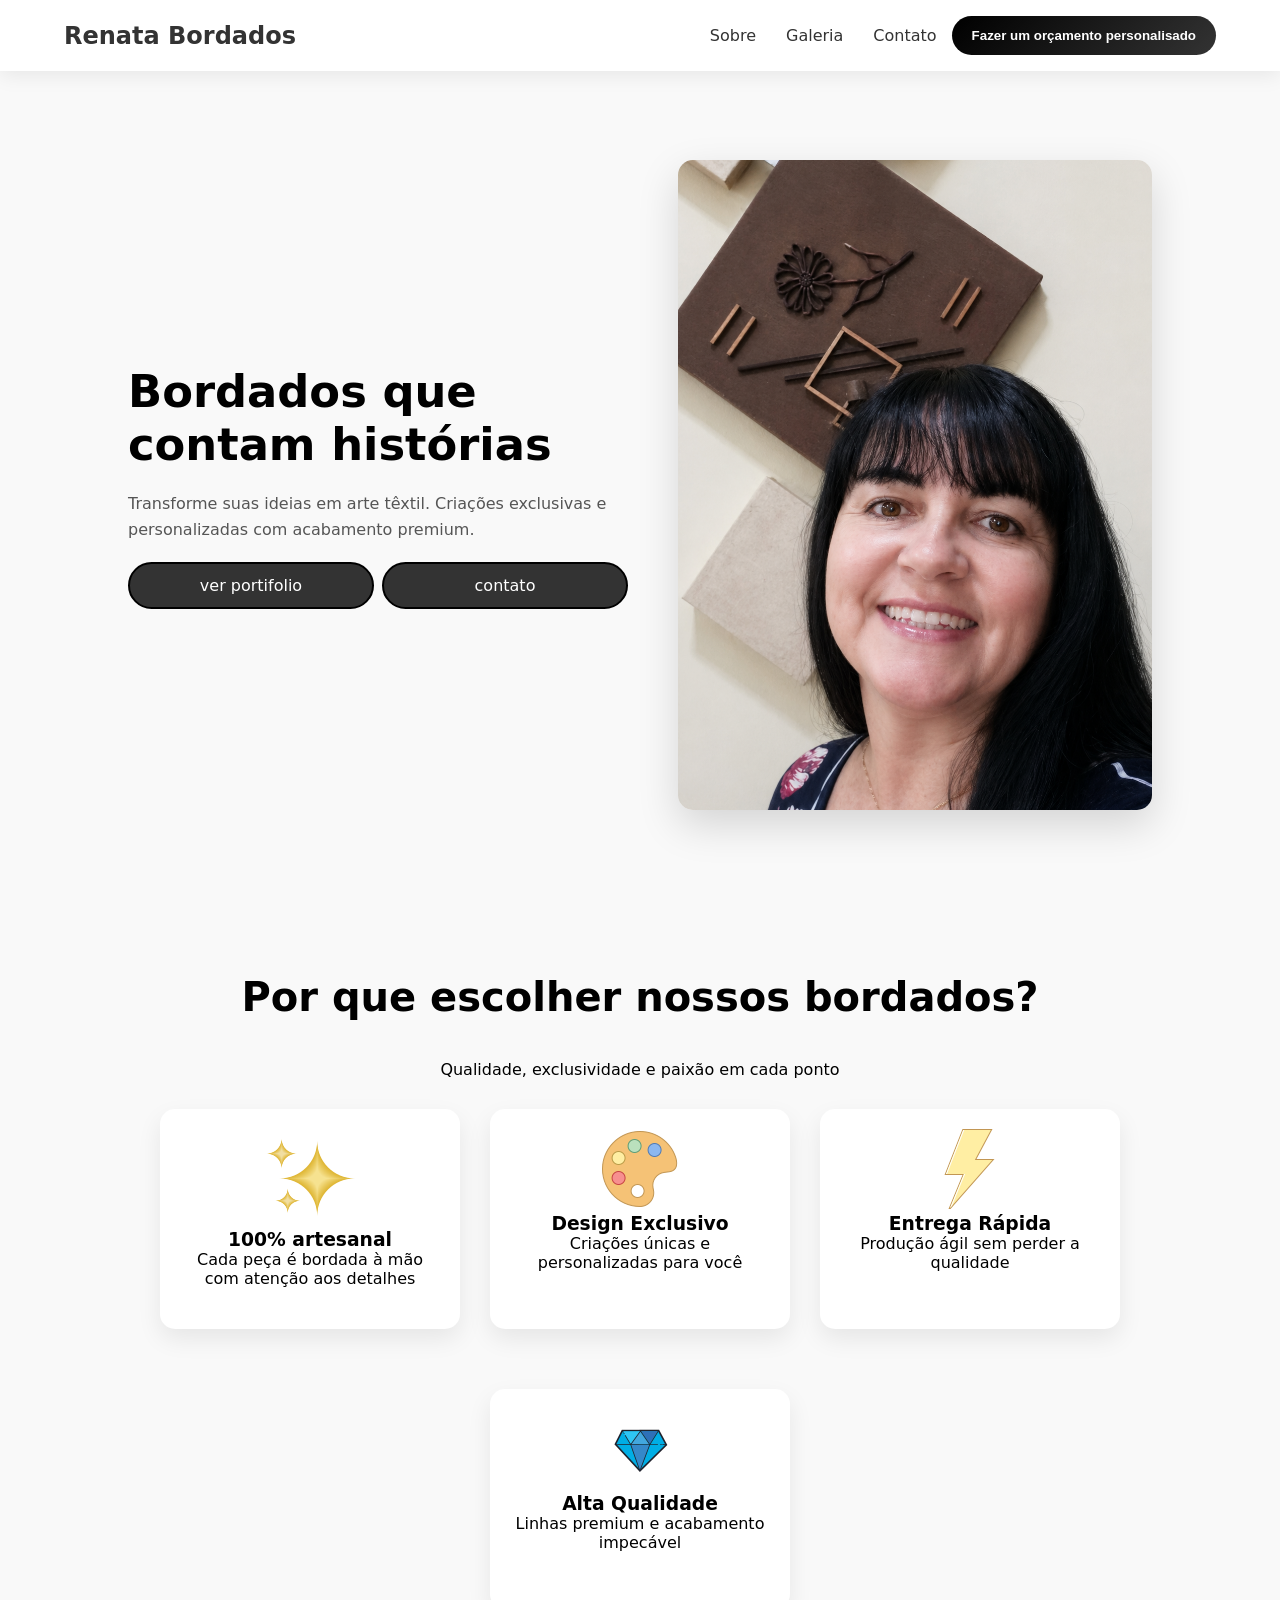
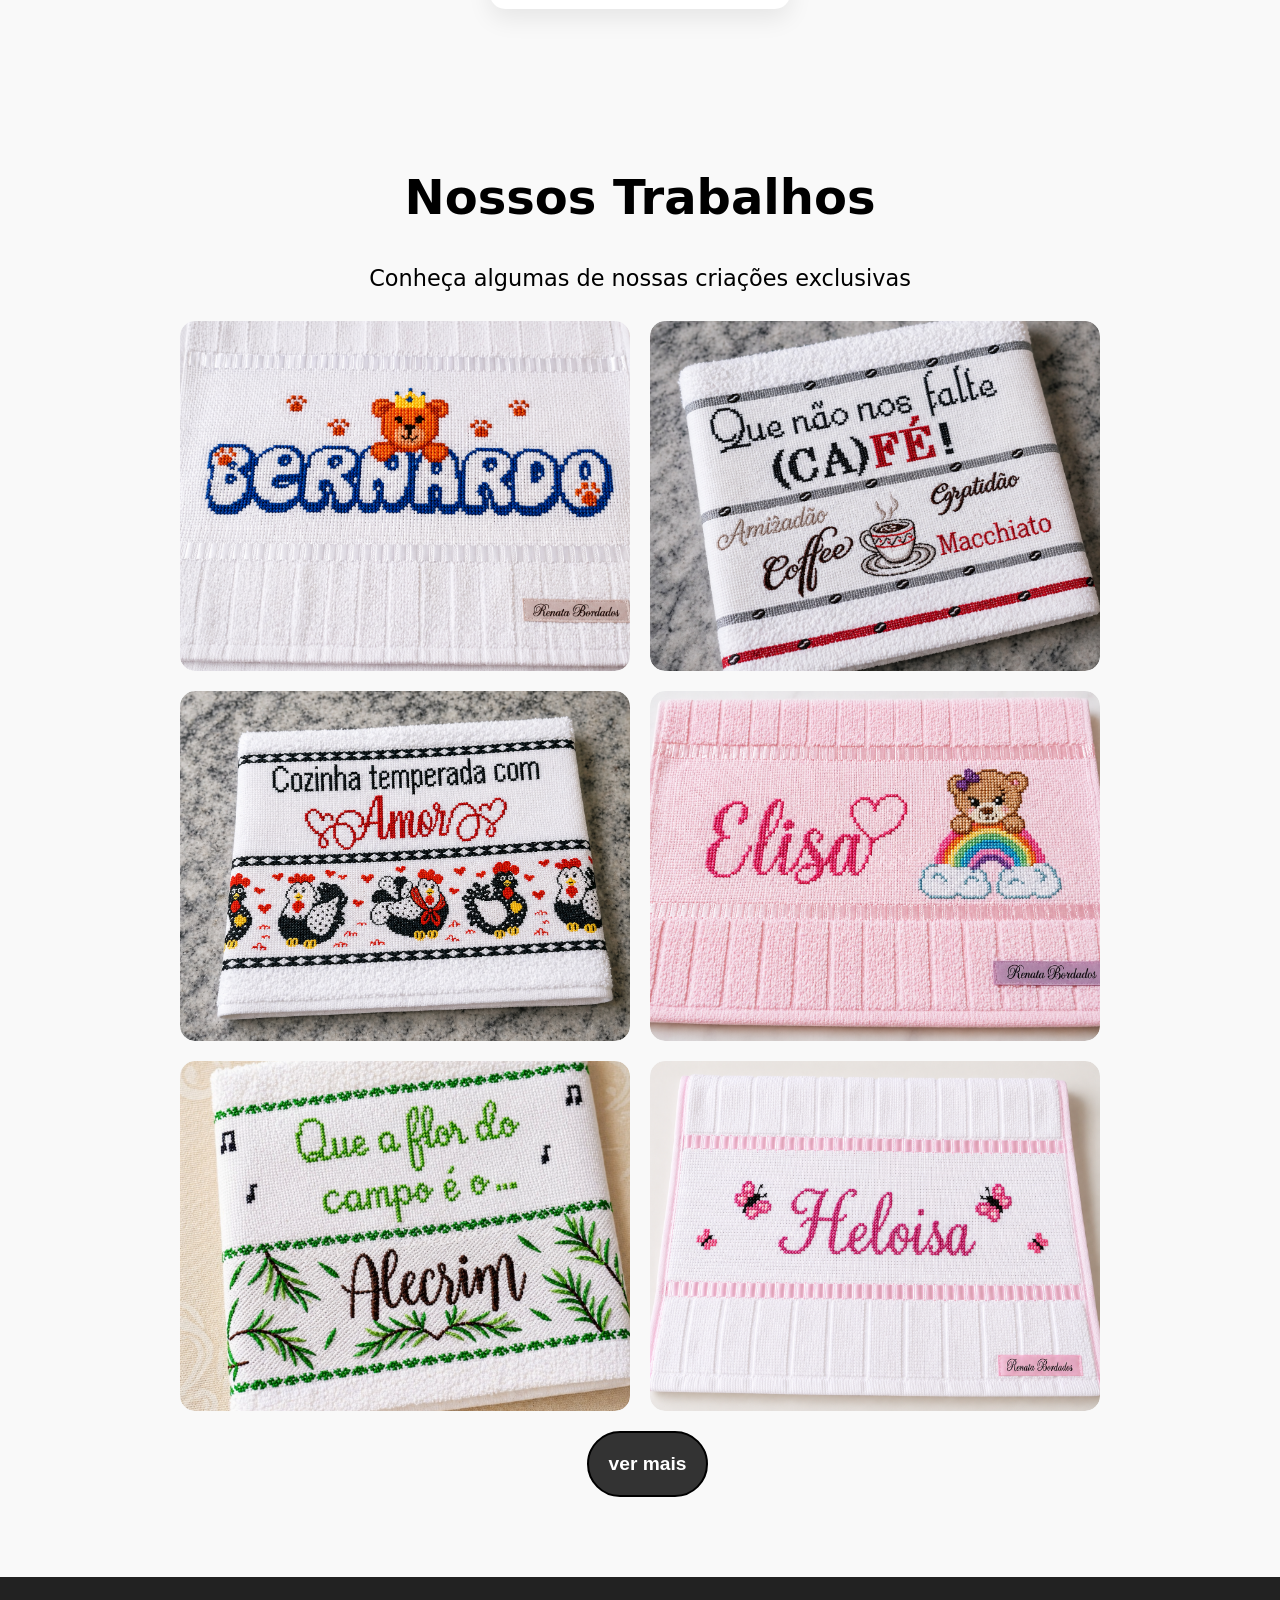
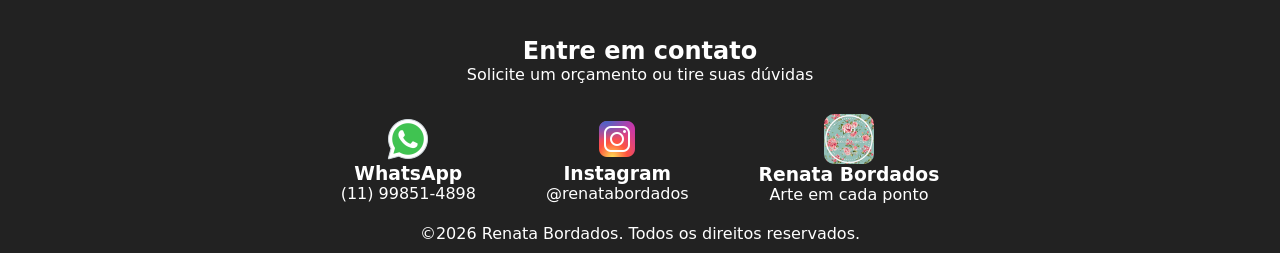
<file: index.html>
<!DOCTYPE html>
<html lang="pt-BR">

<head>
    <meta charset="UTF-8">
    <meta name="viewport" content="width=device-width, initial-scale=1.0">
    <title>Renata Bordados</title>
    <link rel="shortcut icon" href="img/fig/logo.png" type="image/x-icon">
    <link rel="stylesheet" href="style/style.css">
    <link rel="stylesheet" href="style/responsivel.css">
    <script src="js/style.js"defer></script>
</head>

<body>

    <div class="nav-container" id="Sobre">
        <div class="nav">
            <h2>Renata Bordados</h2>

            <div class="info">
                <ul>
                    <li><a href="#Sobre">Sobre</a></li>
                    <li><a href="#Produtos">Galeria</a></li>
                    <li><a href="#Contato">Contato</a></li>
                </ul>
            </div>

            <button id="orcamento">Fazer um orçamento personalisado</button>
        </div>
    </div>

    <main>
        <div class="page1">

            <div class="page1-text">
                <h1>Bordados que contam histórias</h1>
                <p>Transforme suas ideias em arte têxtil. Criações exclusivas e personalizadas com acabamento premium.
                </p>

                <div class="page1-btn">
                    <a href="main/catalago.html" class="produto" id="produtos">ver portifolio</a>
                    <a href="#" id="contato" class="produto">contato</a>
                </div>
            </div>

            <div class="page1img">
                <img data-src="img/fig/perfil.png" alt="renata bordados" class="lazy">
            </div>




        </div>

        <div class="page2" >
            <h2>Por que escolher nossos bordados?</h2>
            <p>Qualidade, exclusividade e paixão em cada ponto</p>
            <div class="container">
                <div class="box">
                    <img src="img/icons/icons8-sparkles-96.png" alt="100% artesanal">
                    <h3>100% artesanal</h3>
                    <p> Cada peça é bordada à mão com atenção aos detalhes </p>
                </div>
                <div class="box">
                    <img src="img/icons/icons8-paleta-de-pintura-80.png" alt="design exclusivo">
                    <h3>Design Exclusivo</h3>
                    <p> Criações únicas e personalizadas para você</p>
                </div>
                <div class="box">
                    <img src="img/icons/icons8-raio-80.png" alt="entrega rápida">
                    <h3>Entrega Rápida</h3>
                    <p>Produção ágil sem perder a qualidade</p>
                </div>
                <div class="box">
                    <img src="img/icons/icons8-diamante-80.png" alt="alta qualidade">
                    <h3>Alta Qualidade</h3>
                    <p>Linhas premium e acabamento impecável</p>
                </div>
            </div>
        </div>

        <div class="page3">
            <h2>Nossos Trabalhos</h2>
            <p>Conheça algumas de nossas criações exclusivas</p>

            <div class="container-produtos" id="Produtos">
                <div class="box-produto">
                    <img src="img/produtos/bernado.jpeg" alt="imagem de um bordado de um menino chamado bernardo">
                </div>
                <div class="box-produto">
                    <img src="img/produtos/cafe.jpeg" alt="imagem de um bordado de um cafe">
                </div>
                <div class="box-produto">
                    <img src="img/produtos/cozinha.jpeg" alt="imagem de um bordado de uma cozinha">
                </div>

                <div class="box-produto">
                    <img src="img/produtos/elisa.jpeg" alt="imagem de um bordado de uma menina chamada elisa">
                </div>
                <div class="box-produto">
                    <img src="img/produtos/florCampo.jpeg" alt="imagem de um bordado de uma flor no campo">
                </div>
                <div class="box-produto">
                    <img src="img/produtos/heloá.jpeg" alt="imagem de um bordado de uma menina chamada heloisa">
                </div>
            </div>
    <div class="containerBtn">
               <a href="main/catalago.html">
                <button class="verMais" >ver mais</button>
                </a>
              </div>
        </div>
        </div>
    </main>
    <footer>
        <div class="footer" id="Contato">
            <h2>Entre em contato</h2>
            <p>Solicite um orçamento ou tire suas dúvidas</p>

            <div class="footer-info" >
                <div class="footer-box" id="whatsapp">
                    <img src="img/icons/icons8-whatsapp-48.png" alt="whatsapp">
                    <h3>WhatsApp</h3>
                    <p>(11) 99851-4898</p>
                </div>

                <div class="footer-box" id="instagram">
                    <img src="img/icons/icons8-instagram-48.png" alt="instagram">
                    <h3>Instagram</h3>
                    <p>@renatabordados</p>
                </div>
                <div class="footer-box">
                    <img src="img/fig/logo.png" alt="logo" id="logo-footer">
                    <h3>Renata Bordados</h3>
                    <p>Arte em cada ponto</p>
                </div>
            </div>
            <p>&copy;<span id="ano"></span> Renata Bordados. Todos os direitos reservados.</p>
    </footer>

</body>

</html>
</file>
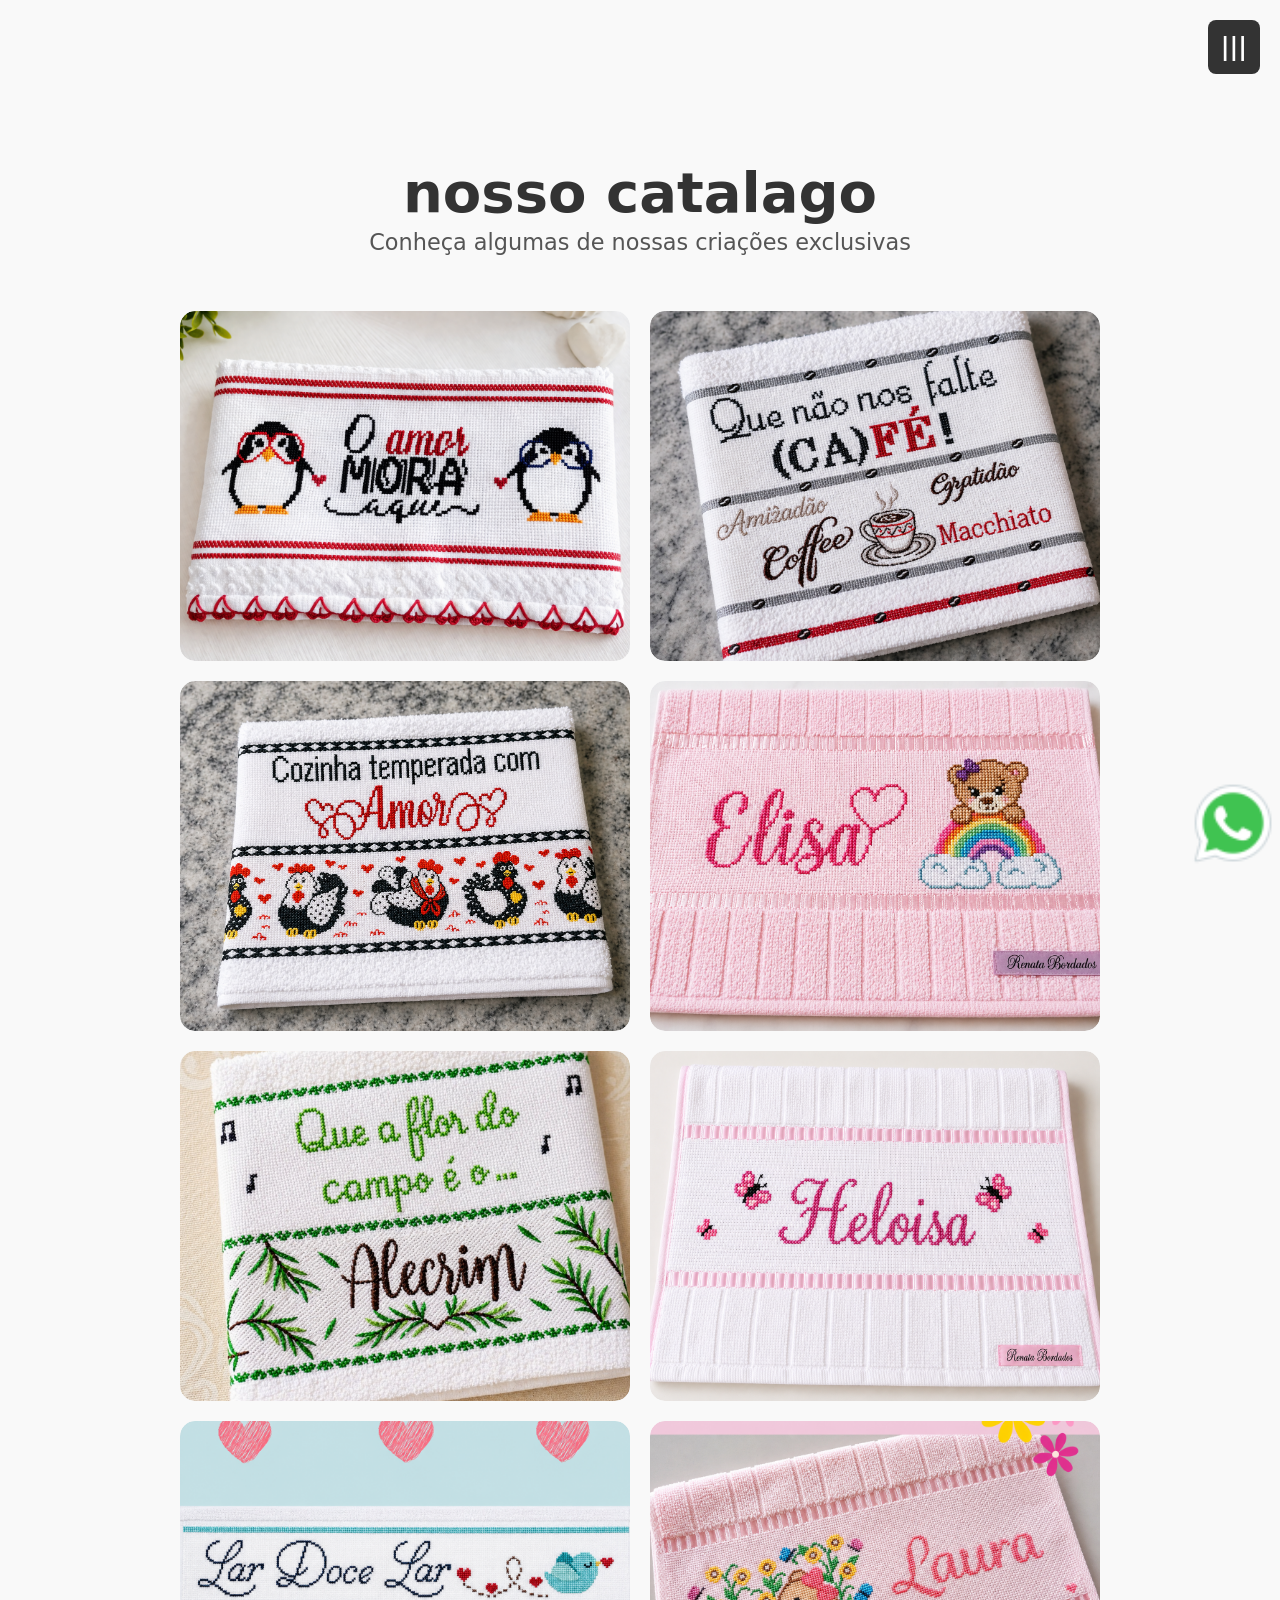
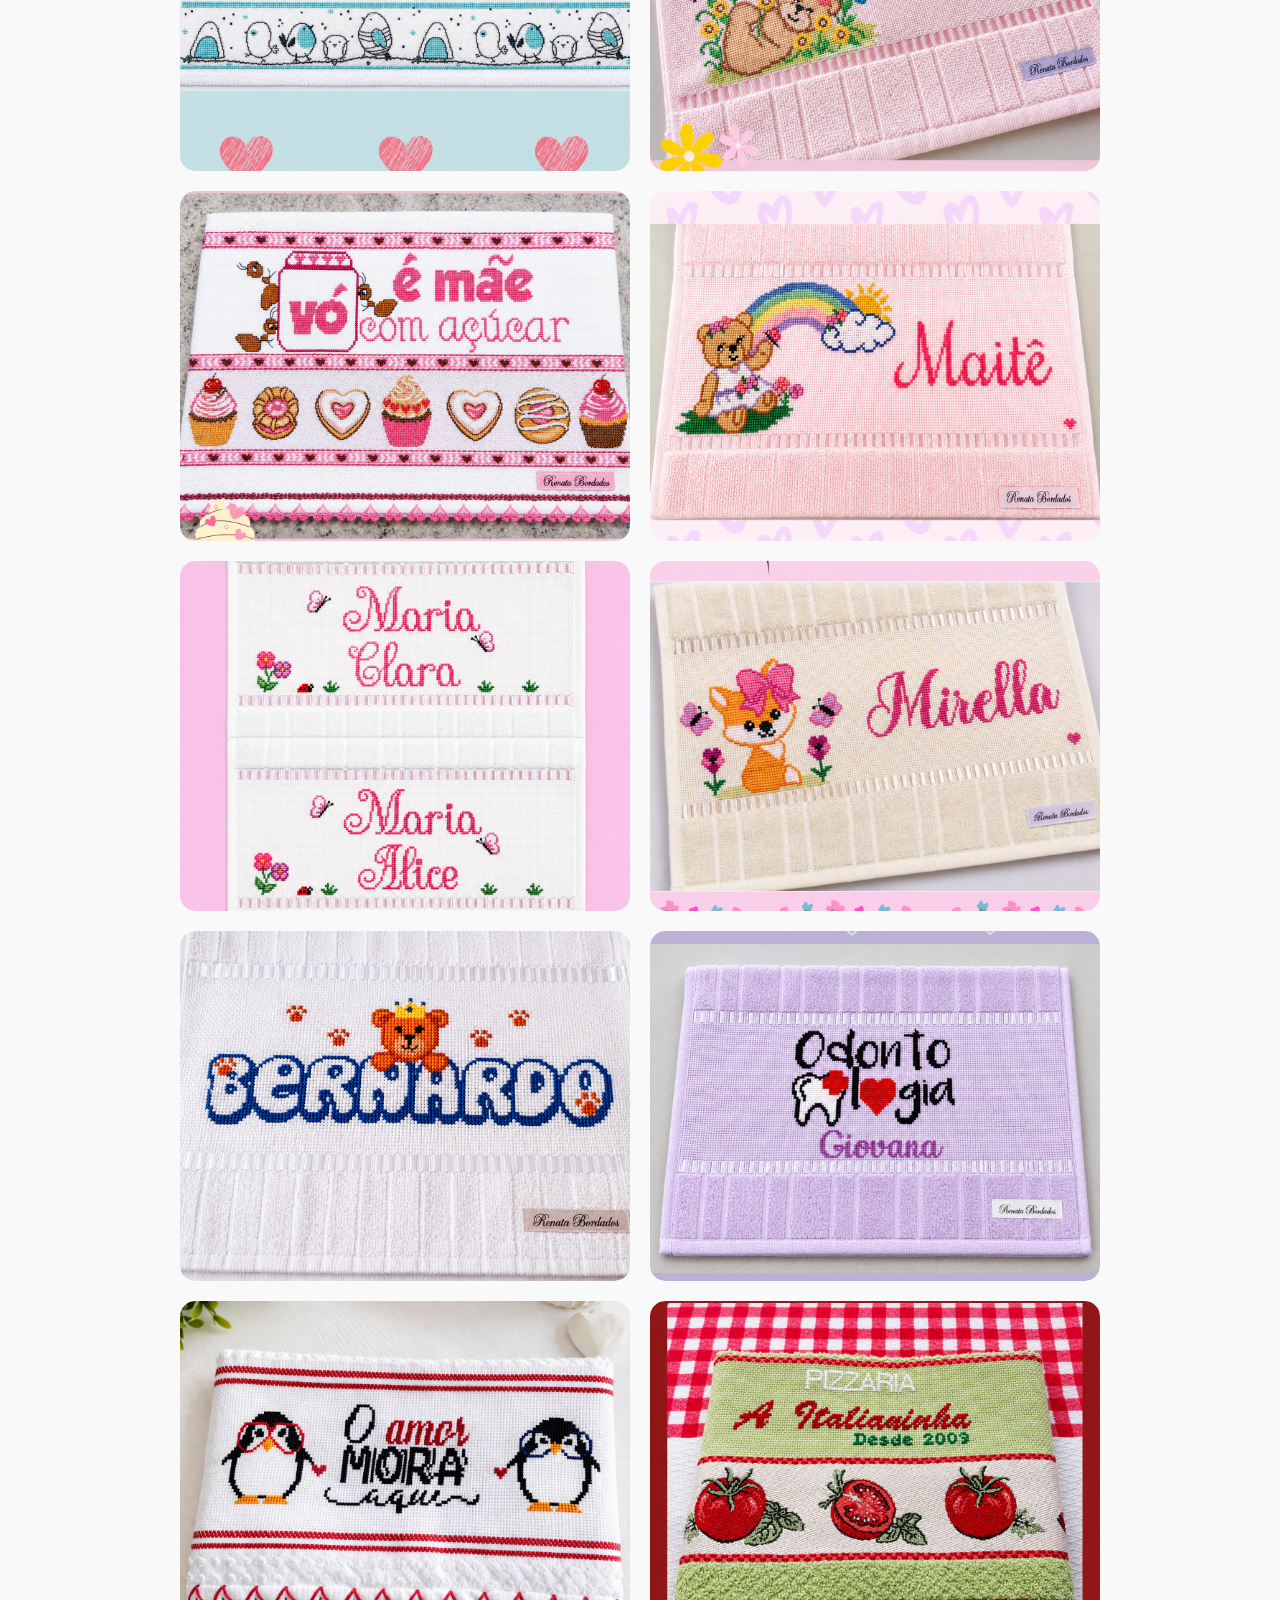
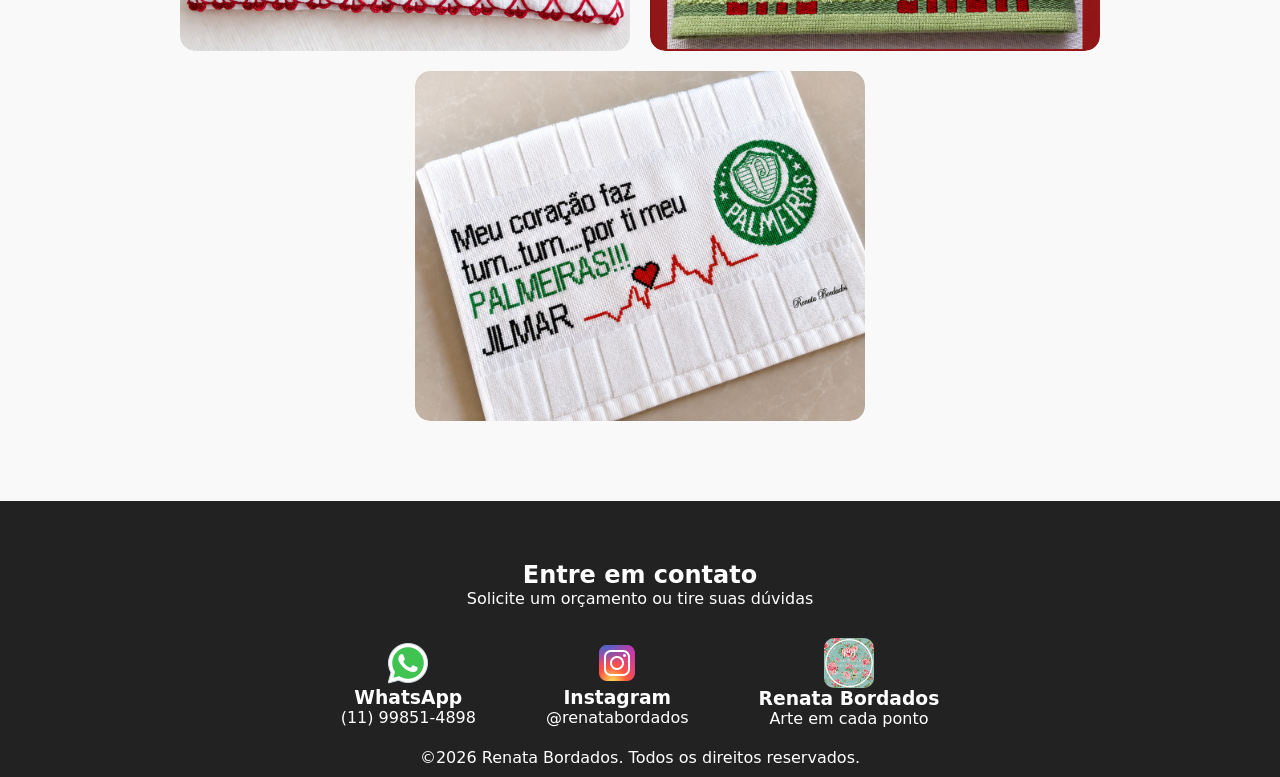
<file: main/catalago.html>
<!DOCTYPE html>
<html lang="en">

<head>
    <meta charset="UTF-8">
    <meta name="viewport" content="width=device-width, initial-scale=1.0">
     <script src="../js/style.js" defer></script>
    <link rel="shortcut icon" href="../img/fig/logo.png" type="image/x-icon">
    <link rel="stylesheet" href="../style/style.css">
    <link rel="stylesheet" href="../style/responsivel.css">
    <title>catalago</title>
</head>

<body>


    <a href="../index.html" id="voltar">|||</a>

    <div class="page3">
        <div class="TOP"><h1>nosso catalago</h1>
        <p>Conheça algumas de nossas criações exclusivas</p></div>
        <div class="btnContato">
            <button id="whatsapp" class="whatsapp">
            <img src="../img/icons/icons8-whatsapp-48.png" alt="whatsapp">
        </div></button>
        

        <div class="container-produtos" id="Produtos">
            <div class="box-produto">
                <img  data-src="../img/produtos/pinguin.jpeg"  class="lazy"alt="imagem de um bordado de um menino chamado bernardo">
            </div>
            <div class="box-produto">
                <img  data-src="../img/produtos/cafe.jpeg" class="lazy" alt="imagem de um bordado de um cafe">
            </div>
            <div class="box-produto">
                <img  data-src="../img/produtos/cozinha.jpeg" class="lazy" alt="imagem de um bordado de uma cozinha">
            </div>

            <div class="box-produto">
                <img  data-src="../img/produtos/elisa.jpeg"  class="lazy"alt="imagem de um bordado de uma menina chamada elisa">
            </div>
            <div class="box-produto">
                <img  data-src="../img/produtos/florCampo.jpeg"  class="lazy"alt="imagem de um bordado de uma flor do campo">
            </div>
            <div class="box-produto">
                <img  data-src="../img/produtos/heloá.jpeg"  class="lazy"alt="imagem de um bordado de uma menina chamada heloá">
            </div>
            <div class="box-produto">
                <img  data-src="../img/produtos/larDoceLar.jpeg" class="lazy" alt="bordado de uma menina chamada heloisa">
            </div>
            <div class="box-produto">
                <img  data-src="../img/produtos/laura.jpeg"  class="lazy"alt="bordado de uma menina chamada laura">
            </div>
            <div class="box-produto">
                <img  data-src="../img/produtos/mae.jpeg"  class="lazy"alt="bordado de dia das maes">
             </div>
               <div class="box-produto">
                <img  data-src="../img/produtos/maite.jpeg"  class="lazy" alt="bordado de uma menina chamada maite">
             </div>
               <div class="box-produto">
                <img  data-src="../img/produtos/mariaClara.jpeg" class="lazy"alt="bordado de uma menina chamada maria clara">
             </div>
               <div class="box-produto">
                <img  data-src="../img/produtos/mirela.jpeg"  class="lazy"alt="bordado de uma menina chamada mirela">
             </div>
              <div class="box-produto">
                <img  data-src="../img/produtos/bernado.jpeg"  class="lazy" alt="bordado de um menino chamado bernardo">
             </div>
              <div class="box-produto">
                <img  data-src="../img/produtos/odonto.jpeg"  class="lazy" alt="bordado de um dentista">
             </div>
              <div class="box-produto">
                <img  data-src="../img/produtos/pinguin.jpeg"  class="lazy" alt="bordado de um pinguin">
             </div>
              <div class="box-produto">
                <img  data-src="../img/produtos/pizzaria.jpeg"  class="lazy" alt="bordado de uma pizzaria">
             </div>
              <div class="box-produto">
                <img  data-src="../img/produtos/time.jpeg"  class="lazy" alt="bordado de um time de futebol">
             </div>

            
            
             </div>


        </div>
         <footer>
        <div class="footer" id="Contato">
            <h2>Entre em contato</h2>
            <p>Solicite um orçamento ou tire suas dúvidas</p>

            <div class="footer-info" >
                <div class="footer-box" id="whatsapp">
                    <img src="../img/icons/icons8-whatsapp-48.png" alt="whatsapp">
                    <h3>WhatsApp</h3>
                    <p>(11) 99851-4898</p>
                </div>

                <div class="footer-box" id="instagram">
                    <img src="../img/icons/icons8-instagram-48.png" alt="instagram">
                    <h3>Instagram</h3>
                    <p>@renatabordados</p>
                </div>
                <div class="footer-box">
                    <img src="../img/fig/logo.png" alt="logo" id="logo-footer">
                    <h3>Renata Bordados</h3>
                    <p>Arte em cada ponto</p>
                </div>
            </div>
            <p>&copy;<span id="ano"></span> Renata Bordados. Todos os direitos reservados.</p>
    </footer>

</body>

</html>
</file>
<file: style/style.css>
* {
    margin: 0;
    padding: 0;
    box-sizing: border-box;
}

html {
    scroll-behavior: smooth;
}

body {
    font-family: 'Segoe UI', system-ui, sans-serif;
    padding-top: 80px;
    background-color: #f9f9f9;
}

/* NAVBAR */
.nav {
    display: flex;
    align-items: center;
    padding: 1rem 5%;
    position: fixed;
    top: 0;
    width: 100%;
    background: rgba(255,255,255,0.9);
    backdrop-filter: blur(10px);
    z-index: 1000;
    box-shadow: 0 4px 20px rgba(0,0,0,0.08);
    color: #333;
}

.info {
    margin-left: auto;
    
}

.info ul {
    display: flex;
    gap: 30px;
    list-style: none;
}
.info  a {
    text-decoration: none;
    font-weight: 500;
    transition: 0.3s;
    color: #333;
}

.TOP h1{
    font-size: 3.5rem;
    color: #333;
}
.TOP p {
    font-size: 1.2rem;
    color: #555;
    line-height: 1.6;
}
.TOP {
    margin-bottom: 50px;
}   
#voltar {
    padding: 13px;
    text-decoration: none;
    background: #333;
    color: #fff;
    width: auto;
    height: auto;
    border-radius: 8px;
    border: none;
    cursor: pointer;
    transition: all 0.3s ease;
    font-weight: 600;
    position: fixed;
    top: 20px;
    right: 20px; 
    z-index: 1100;
    display: flex;
    font-size: 1.5rem;
}

/* Efeito hover (fica mais profissional) */
#voltar:hover {
    background: #555;
    transform: scale(1.1);
}
.lazy {
  opacity: 0;
  transition: opacity 0.5s;
}

.lazy.loaded {
  opacity: 1;
}

a {
    justify-content: center;
    text-decoration: none;
    color: #ffffff;
    transition: 0.3s;
    margin: auto;
}

a:hover {
    color: #ff0000;
}

/* BOTÕES */
button {
    margin-left: 15px;
    background: linear-gradient(135deg, #000, #333);
    color: white;
    padding: 12px 20px;
    border-radius: 50px;
    border: none;
    cursor: pointer;
    transition: 0.3s;
    font-weight: 600;
}



/* Link dentro do botão */
button a {
    font-size: 1.2rem;
    text-decoration: none;
    font-weight: 500;
}


button:hover , button a:hover {
    transform: translateY(-2px);
    color: #fff;
}

/* HERO */
.page1 {
    display: flex;
    align-items: center;
    justify-content: space-between;
    padding: 80px 10%;
    gap: 50px;
}

/* CORRIGIDO */
.page1-btn {
    display: flex;
    gap: 8px;
    margin-top: 20px;
}

.page1-text {
    max-width: 500px;
}

.page1-text h1 {
    font-size: 2.8rem;
    margin-bottom: 20px;
}

.page1-text p {
    color: #555;
    line-height: 1.6;
}

.page1img img {
    width: 500px;
    height: 650px;
    max-width: 100%;
    border-radius: 15px;
    box-shadow: 0 15px 40px rgba(0,0,0,0.15);
    object-fit: cover;
}

/* BOTÕES HERO */
.Contato-btn {
    width: 200px;
}

.produto, .verMais {
    display: inline-block;
    width: 100%;
    background: #333;
    border: 2px solid #000;
    color: #ffffff;
    text-align: center;
    padding: 12px 20px;
    border-radius: 50px;
    transition: 0.3s;
    height: auto;
}

.produto:hover {
    background: #000;
    color: white;
}

/* SEÇÃO 2 */
.page2 {
    text-align: center;
    padding: 80px 10%;
}

.page2 h2 {
    font-size: 2.5rem;
    margin-bottom: 40px;
}

/* CARDS */
.container {
    display: flex;
    gap: 30px;
    justify-content: center;
    flex-wrap: wrap;
}

.box {
    margin-top: 30px;
    background: white;
    width: 300px;
    height: 220px;
    border-radius: 15px;
    padding: 20px;
    box-shadow: 0 10px 25px rgba(0,0,0,0.08);
    transition: 0.3s;
}

.box:hover {
    transform: translateY(-10px);
    box-shadow: 0 20px 40px rgba(0,0,0,0.15);
}

.page3 {
    text-align: center;
    padding: 80px 10%;
}
.page3 p{
margin-bottom: 30px;
font-size: 1.4rem;
}

.page3 h2 {
    font-size: 3rem;
    margin-bottom: 40px;
}

/* PRODUTOS */
.container-produtos {
    display: flex;
    gap: 20px;
    justify-content: center;
    flex-wrap: wrap;
}
.verMais{
margin-top: 20px;
width: auto;
padding: 20px;
font-size: 1.2rem;
}
.containerBtn{
display: flex;
justify-content: center;
margin: 0 auto;
}


/* MELHORADO */
.box-produto {
    width: 450px;
    height: 350px;
    overflow: hidden;
    border-radius: 15px;
}

.box-produto img {
    width: 100%;
    height: 100%;
    object-fit: cover;
    transition: 0.4s;
    border-radius: 15px;
}

.box-produto:hover img {
    transform: scale(1.05);
}

/* SCROLL AJUSTADO PARA NAVBAR FIXA */
#Produtos,
#Sobre,
#Contato {
    scroll-margin-top: 90px;
}

/* FOOTER */
footer {
    text-align: center;
    padding: 10px;
    background: #222;
    color: white;
  
}

.footer {
    text-align: center;
    background: #222;
    color: white;
    margin-top: 50px;
}

.footer a {
    color: #fff;
    text-decoration: underline;
}

.footer a:hover {
    color: #ddd;
}

.footer-info {
    margin-top: 10px;
    display: flex;
    align-items: center;
    justify-content: center;
    gap: 30px;
  
}
#logo-footer {
    width: 50px;
    height: 50px;
    object-fit: contain;
    border-radius: 10px;
}


.footer-box {
    display: flex;
    flex-direction: column;
    align-items: center;
    padding: 20px;
}
.btnContato{
display: flex;
left: 90%;
top: 85%;
position: fixed;
z-index: 1;
}
.btnContato img{
width: 92px;
height: 92px;
}
.btnContato:hover{
transform: scale(1.1);
}
button.whatsapp{
margin: none;
background: transparent;
}
</file>
<file: style/responsivel.css>
@media (max-width: 1024px) {

    .page1 {
        flex-direction: column;
        text-align: center;
    }

    .page1img img {
        width: 100%;
        height: auto;
    }

    .page1-text h1 {
        font-size: 2.2rem;
    }

    .box {
        width: 90%;
        height: auto;
    }

    .box-produto {
        width: 90%;
        height: auto;
    }
        .btnContato{
left: 85%;
top: 85%;
}
.btnContato img{
width: 80px;
height: 80px;
}
}

@media (max-width: 768px) {



    .nav {
        flex-direction: column;
        align-items: flex-start;
        padding: 1rem;
    }

    .info {
        width: 100%;
        margin-top: 10px;
    }

    .info ul {
        flex-direction: column;
        gap: 15px;
    }

    button {
        width: 100%;
        margin: 10px 0;
    }

    .page1 {
        padding: 40px 5%;
    }

    .page1-text h1 {
        font-size: 1.8rem;
    }

    .page2 h2,
    .page3 h2 {
        font-size: 1.8rem;
    }

    .container,
    .container-produtos {
        flex-direction: column;
        align-items: center;
    }

    .box,
    .box-produto {
        width: 100%;
    }

    .footer-info {
        flex-direction: column;
        align-items: center;
    }
}

@media (max-width: 480px) {

    .page1-text h1 {
        font-size: 1rem;
    }

    .page2 h2,
    .page3 h2 {
        font-size: 1.5rem;
    }

    button {
        padding: 10px;
        font-size: 0.9rem;
    }

   .info ul {
    display: flex;
    flex-direction: row;
        flex-wrap: wrap;
        gap: 10px;
        justify-content: center;
    }
   .nav h2 {
    text-align: center;
    margin: 0 auto;
   }
   .nav{
   position: static;
   margin-top: -80px;
}
.Contato-btn {
    width: 80%;
}
.Contato-btn a {
    display: block;
    width: 100%;
}

.footer {
    width: 100%;
}
.footer-info {
    flex-direction: column;
    align-items: center;
}


.box-produto {
    width: 100%;
    height: auto;
    
}
.btnContato{
left: 80%;
top: 85%;
}
.btnContato img{
width: 50px;
height: 50px;
}



}
</file>
